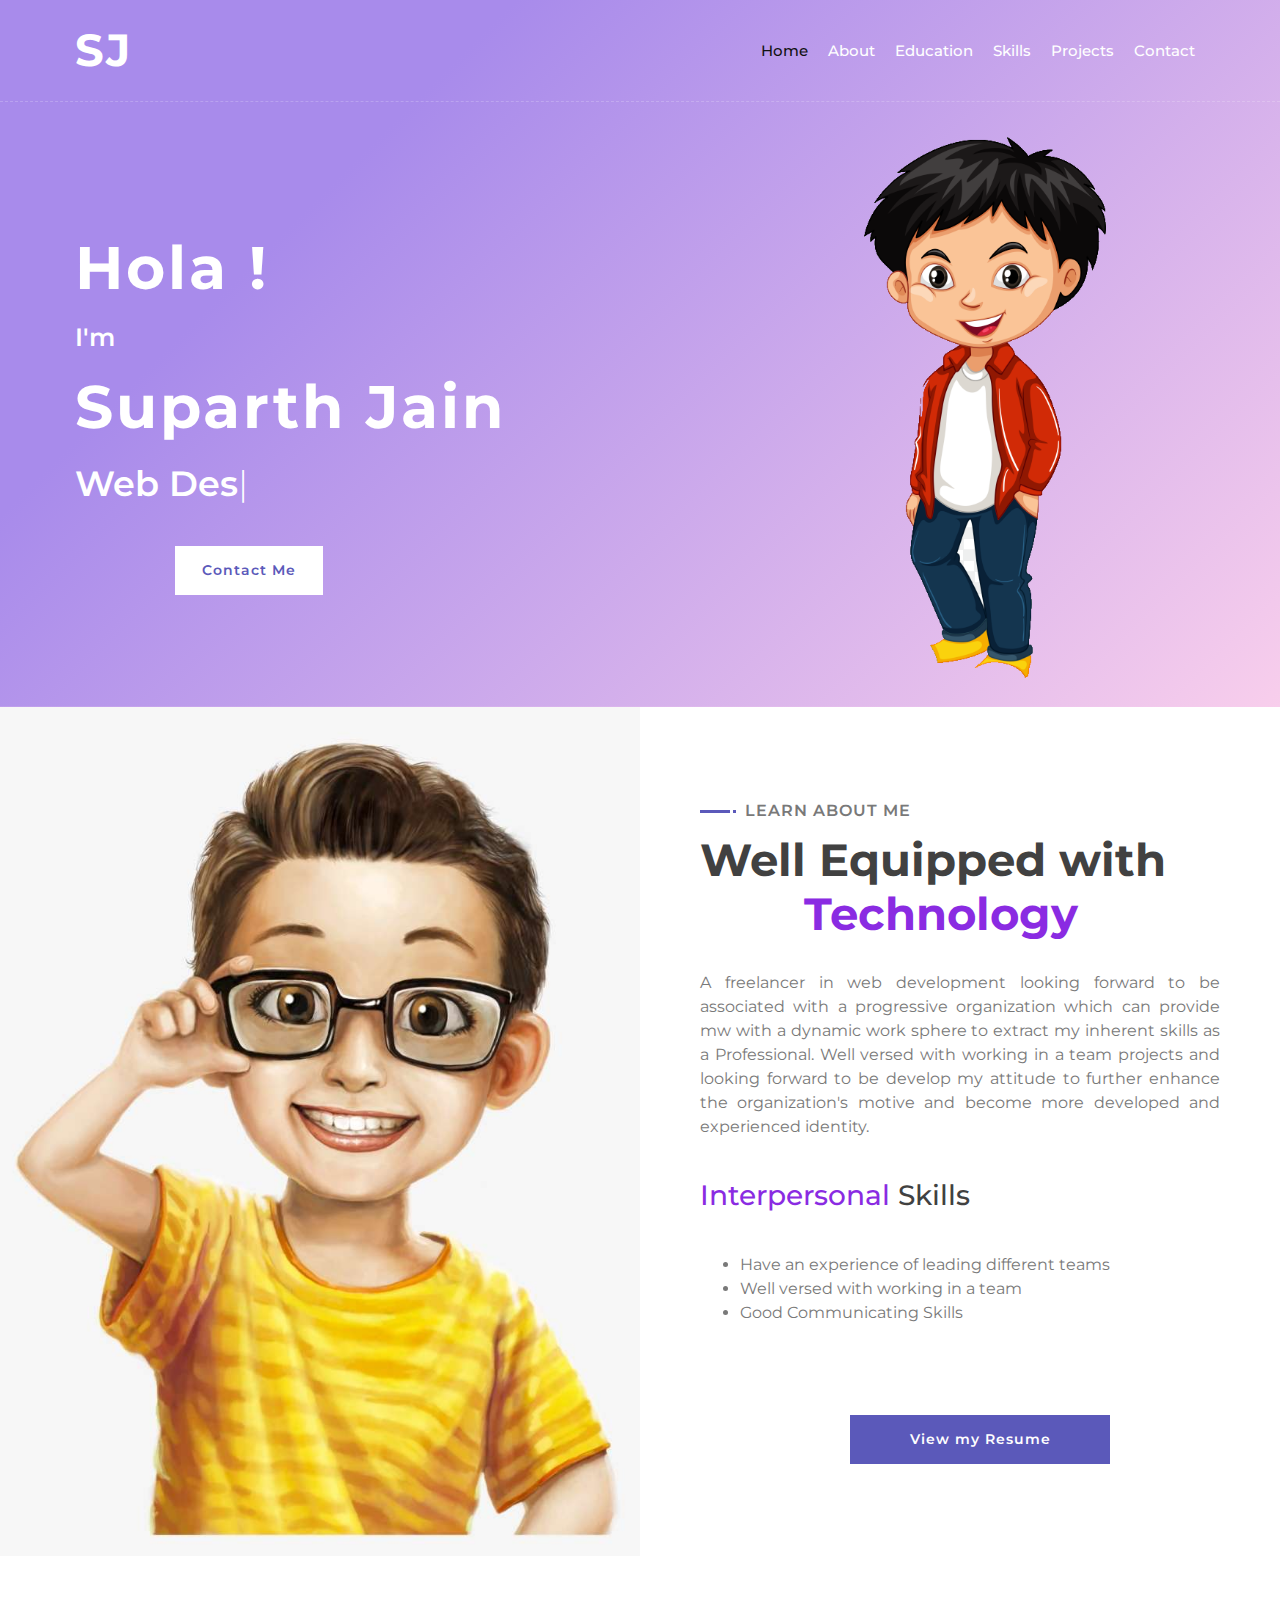
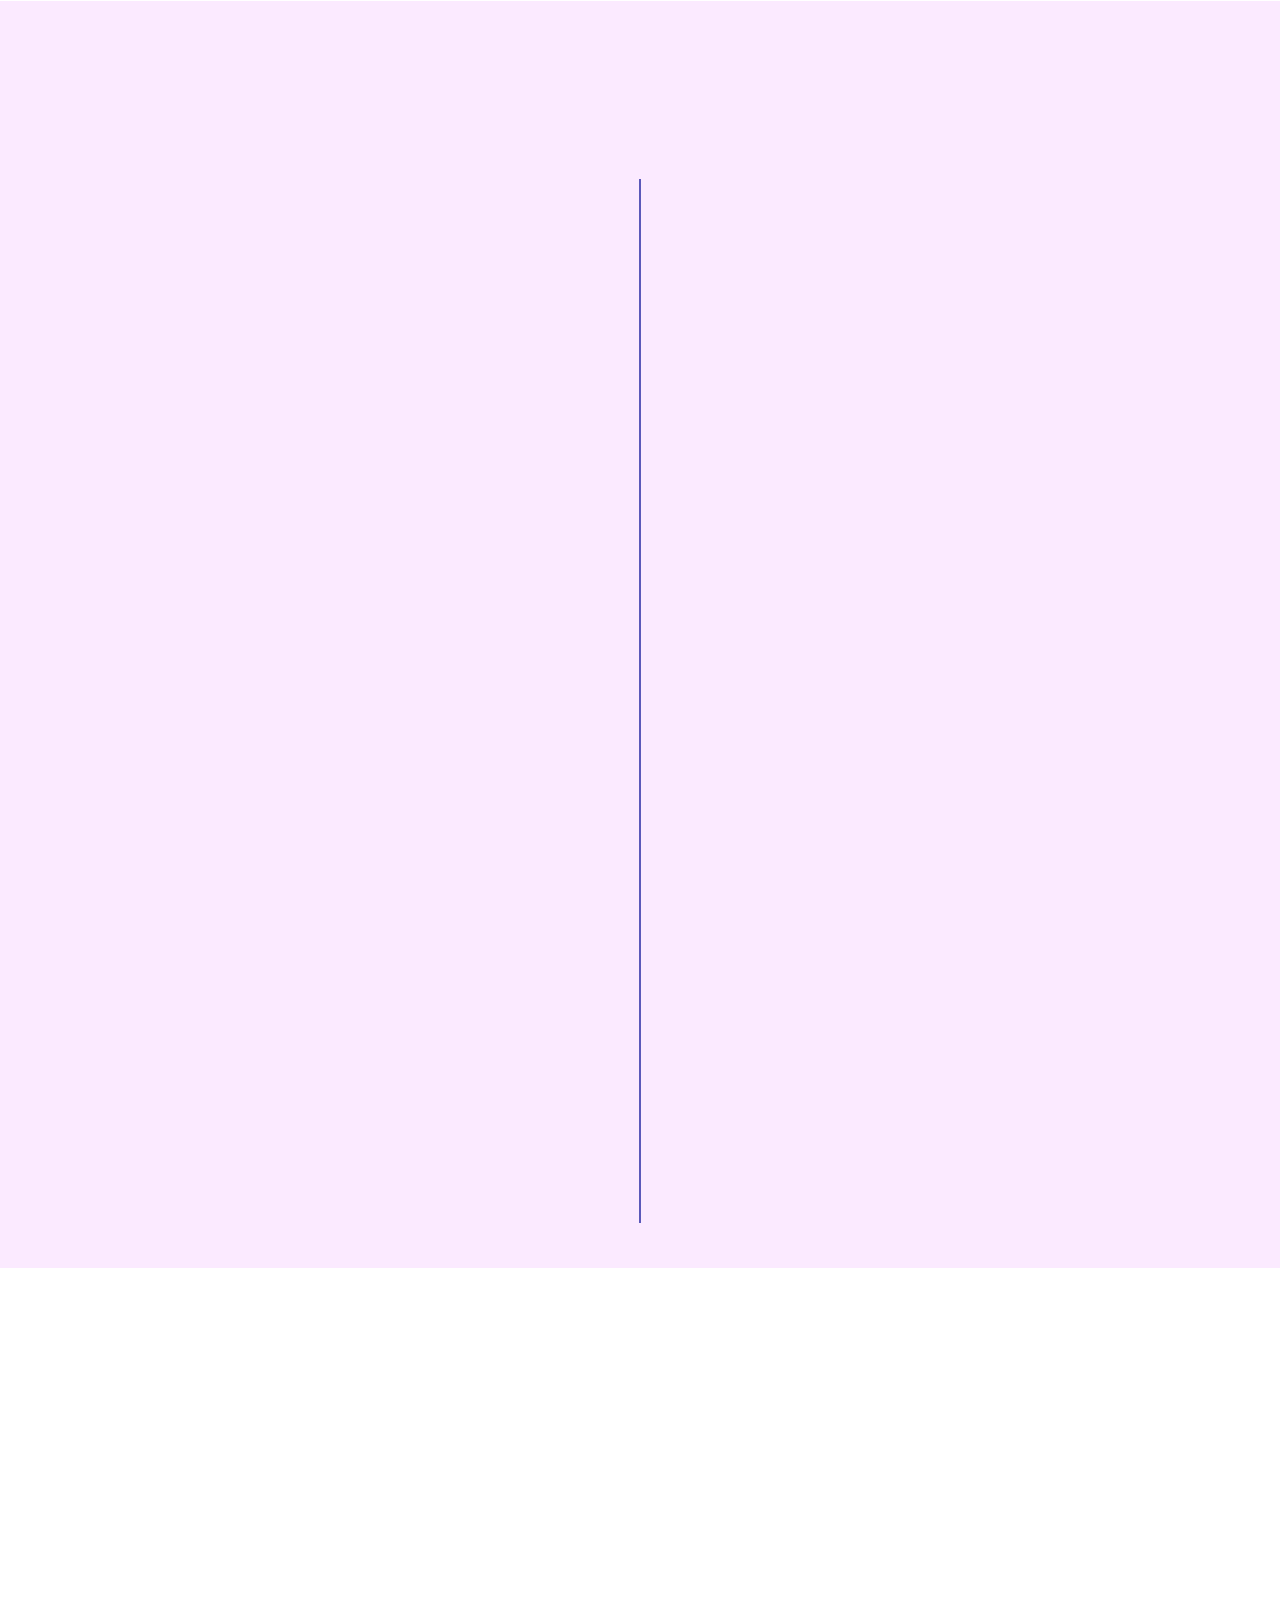
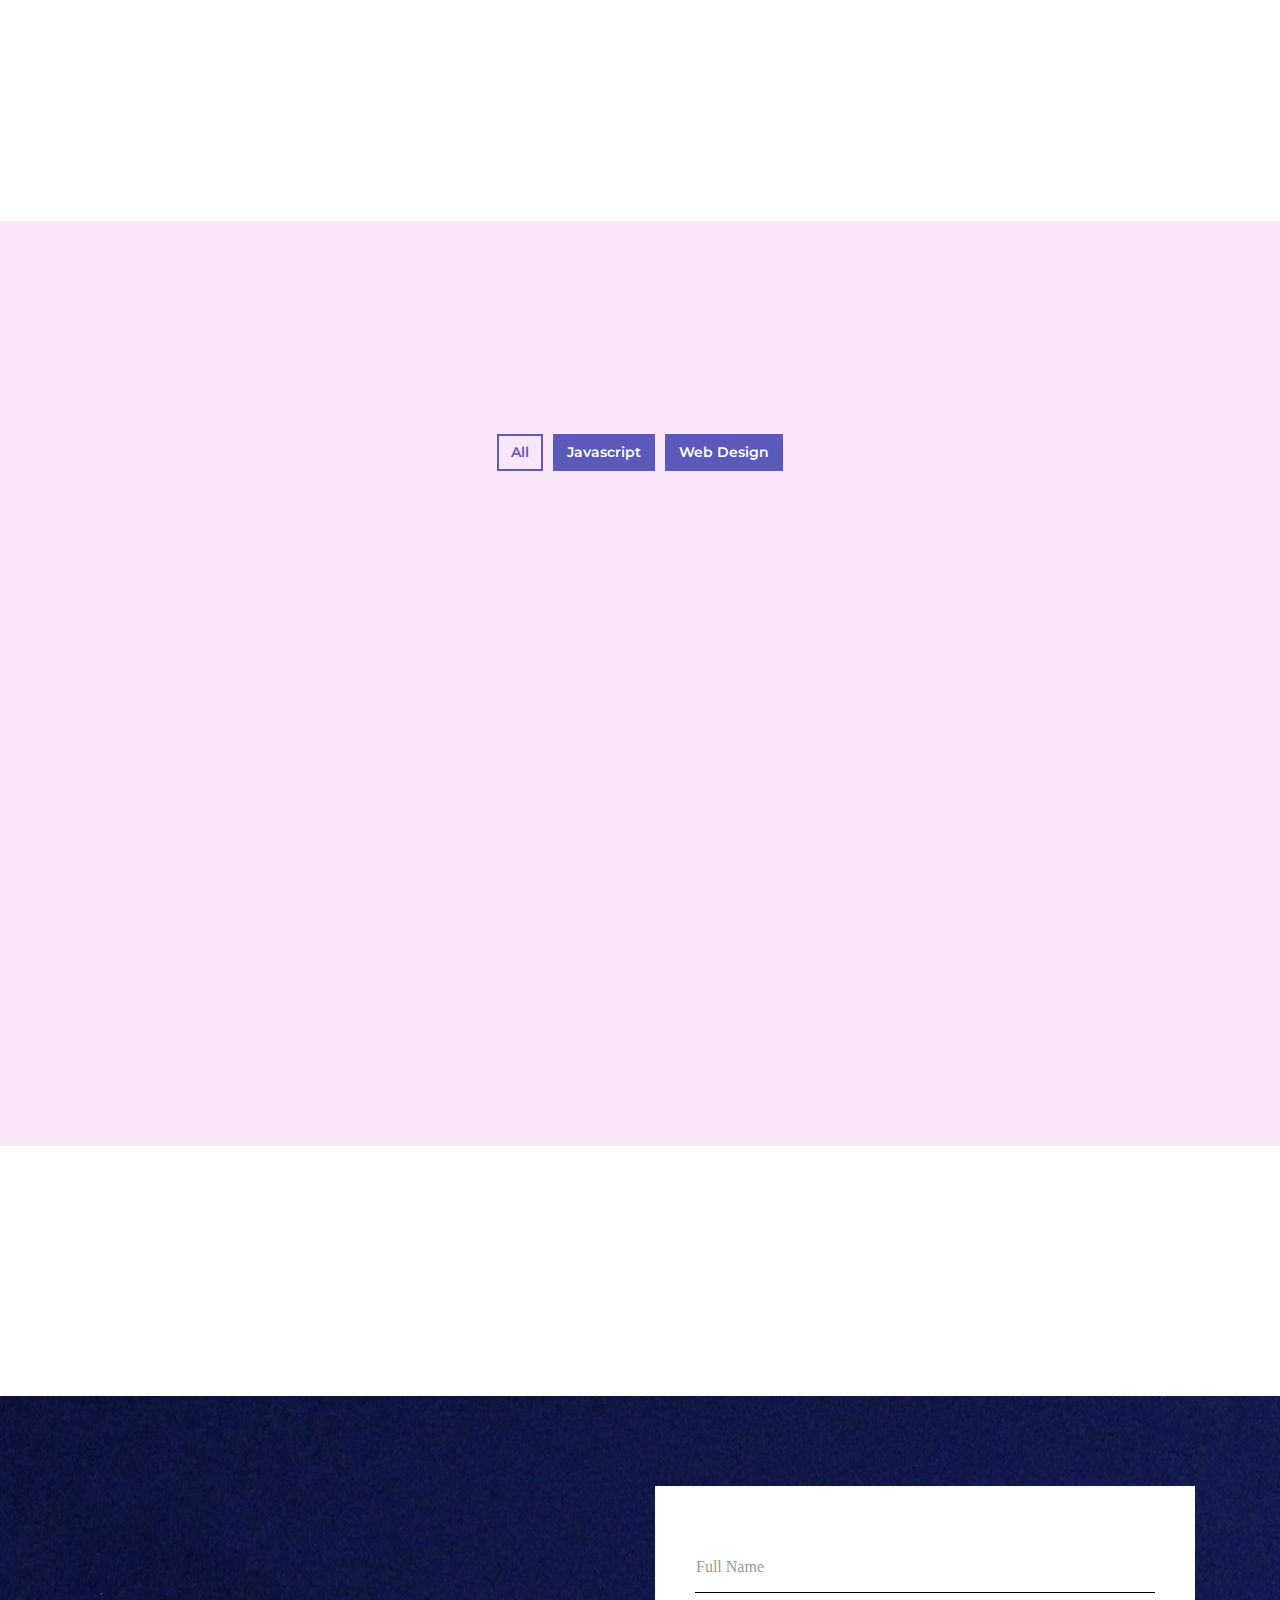
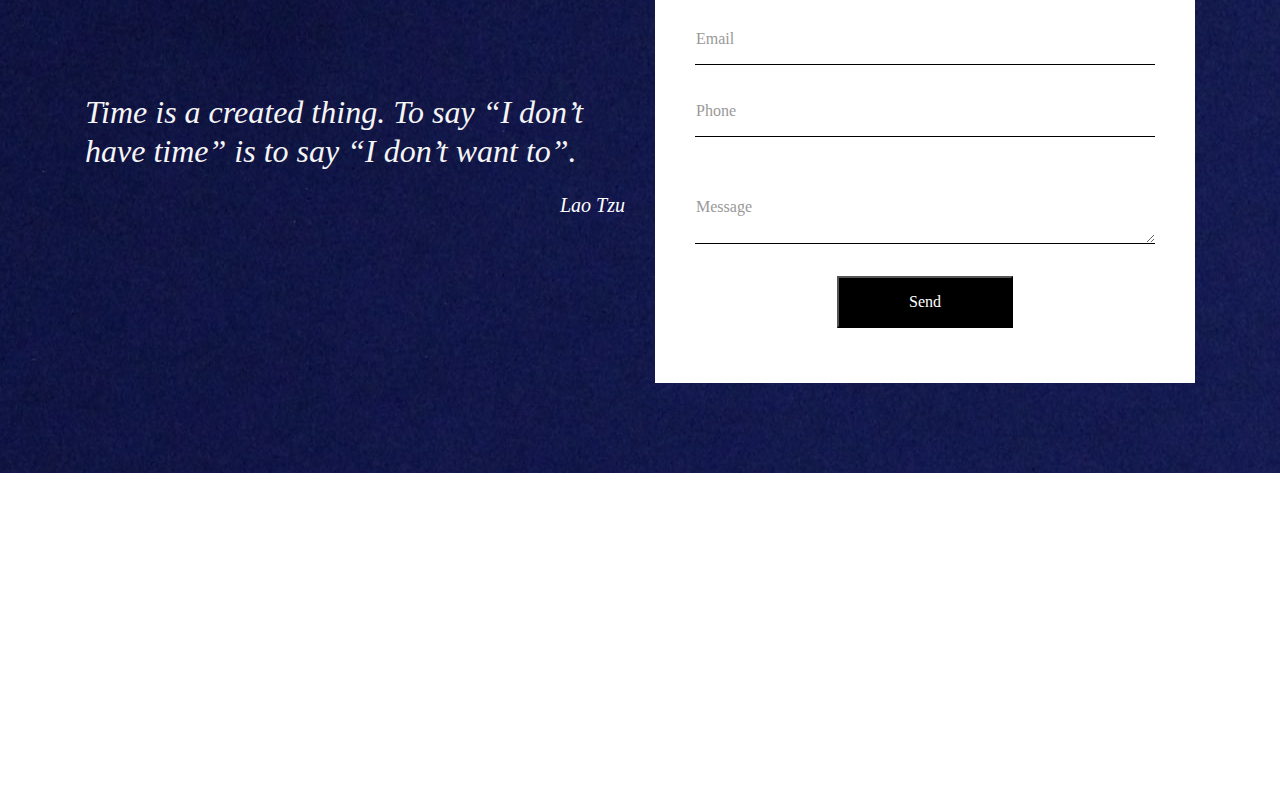
<file: index.html>
<!DOCTYPE html>
<html lang="en">
    <head>
        <meta charset="utf-8">
        <title>SUPARTH-JAIN</title>
        <meta content="width=device-width, initial-scale=1.0" name="viewport">

        <!-- Favicon -->
        <link href="img/favicon.ico" rel="icon">

        <!-- Google Font -->
        <link href="https://fonts.googleapis.com/css2?family=Montserrat:wght@300;400;500;600;700&display=swap" rel="stylesheet">

        <!-- CSS Libraries -->
        <link href="https://stackpath.bootstrapcdn.com/bootstrap/4.4.1/css/bootstrap.min.css" rel="stylesheet">
        <link href="https://cdnjs.cloudflare.com/ajax/libs/font-awesome/5.10.0/css/all.min.css" rel="stylesheet">
        <link href="lib/animate/animate.min.css" rel="stylesheet">
        <link href="lib/owlcarousel/assets/owl.carousel.min.css" rel="stylesheet">
        <link href="lib/lightbox/css/lightbox.min.css" rel="stylesheet">

        <!-- Template Stylesheet -->
        <link href="css/style.css" rel="stylesheet">
    </head>

    <body data-spy="scroll" data-target=".navbar" data-offset="51">
        <!-- Nav Bar Start -->
        <div class="navbar navbar-expand-lg bg-light navbar-light">
            <div class="container-fluid">
                <a href="index.html" class="navbar-brand">SJ</a>
                <button type="button" class="navbar-toggler" data-toggle="collapse" data-target="#navbarCollapse">
                    <span class="navbar-toggler-icon"></span>
                </button>

                <div class="collapse navbar-collapse justify-content-between" id="navbarCollapse">
                    <div class="navbar-nav ml-auto">
                        <a href="#home" class="nav-item nav-link active">Home</a>
                        <a href="#about" class="nav-item nav-link">About</a>
                        <a href="#experience" class="nav-item nav-link">Education</a>
                        <a href="#service" class="nav-item nav-link">Skills</a>
                        <a href="#portfolio" class="nav-item nav-link">Projects</a>
                        <a href="#contact" class="nav-item nav-link">Contact</a>
                    </div>
                </div>
            </div>
        </div>
        <!-- Nav Bar End -->


        <!-- Hero Start -->
        <div class="hero" id="home">
            <div class="container-fluid">
                <div class="row align-items-center">
                    <div class="col-sm-12 col-md-6">
                        <div class="hero-content">
                            <div class="hero-text">
                                <h1>Hola !</h1>
                                <p>I'm</p>
                                <h1>Suparth Jain</h1>
                                <h2></h2>
                                <div class="typed-text">Web Designer, Web Developer, Data Analyst, Content Creator</div>
                            </div>
                            <div class="hero-btn">
                                <a class="btn" href="#contact">Contact Me</a>
                            </div>
                        </div>
                    </div>
                    <div class="col-sm-12 col-md-6 d-none d-md-block">
                        <div class="hero-image">
                            <img src="img/myimg.png" alt="Hero Image">
                        </div>
                    </div>
                </div>
            </div>
        </div>
        <!-- Hero End -->


        <!-- About Start -->
        <div class="about wow fadeInUp" data-wow-delay="0.1s" id="about">
            <div class="container-fluid">
                <div class="row align-items-center">
                    <div class="col-lg-6">
                        <div class="about-img">
                            <img src="img/cartoon1.png" alt="Image">
                        </div>
                    </div>
                    <div class="col-lg-6">
                        <div class="about-content">
                            <div class="section-header text-left">
                                <p>Learn About Me</p>
                                <h2>Well Equipped with <span style="color: blueviolet; margin-left: 20%;">Technology</span></h2>
                            </div>
                            <div class="about-text">
                                <p style="text-align: justify;">
                                    A freelancer in web development looking forward to be associated with a progressive organization which can provide mw with a dynamic work sphere to extract my inherent skills as a Professional. Well versed with working in a team projects and looking forward to be develop my attitude to further enhance the organization's motive and become more developed and experienced identity.
                                </p>
                            </div>
                            <div class="skills">
                               <h3 style="margin: 40px 0;"><span style="color: blueviolet;">Interpersonal </span>Skills</h3>
                               <ul>
                                   <li>Have an experience of leading different teams</li>
                                   <li>Well versed with working in a team</li>
                                   <li>Good Communicating Skills</li>
                               </ul>
                            </div>
                            <a class="btn" href="SUPARTH__JAIN.pdf" download="Suparth's Resume" style="width: 50%;margin-top:60px;margin-left: 150px ;">View my Resume</a>
                        </div>
                    </div>
                </div>
            </div>
        </div>
        <!-- About End -->
        
        <!-- Experience Start -->
        <div class="experience" id="experience">
            <div class="container">
                <header class="section-header text-center wow zoomIn" data-wow-delay="0.1s">
                    <p>My Education</p>
                    <h2>Academic Qualification</h2>
                </header>
                <div class="timeline">
                    <div class="timeline-item left wow slideInLeft" data-wow-delay="0.1s">
                        <div class="timeline-text">
                            <div class="timeline-date">2021 - Present</div>
                            <h2>Post Graduation Diploma in data Science</h2>
                            <h4>IIIT Bangalore</h4>
                            <p>
                                <ul>
                                    <li style="font-weight: bolder;">Course Modules</li>
                                    <ul style="text-align: justify;">
                                        <li>Fundamentals of Programming | Basic Data Structures (Python) |R
                                            programming | MySQL</li>
                                        <li>Data Visualization | Exploratory Data Analysis</li>
                                        <li>Inferential Statistics | Hypothesis Testing | Data Analysis | Advanced SQL
                                        </li>
                                        <li>Machine Learning</li>
                                    </ul>
                                </ul>
                            </p>
                        </div>
                    </div>
                    <div class="timeline-item right wow slideInRight" data-wow-delay="0.1s">
                        <div class="timeline-text">
                            <div class="timeline-date">2015 - 2019</div>
                            <h2>B. Tech Computer Science Engineering</h2>
                            <h4>SRM Institute of Science &amp; Technology, Chennai</h4>
                            <ul>
                                <li>Secured <span style="font-weight: bolder;">87.6%</span></li>
                                <li>Major Project:
                                    <ul>
                                        <li>Smart City Traffic Management System: Using Smart Sensor Network</li>
                                        <li><a class="research" 
                                            href="https://www.researchgate.net/publication/337309978_Smart_City_Traffic_Management_System_Using_Smart_Sensor_Network">Research Paper Published</a></li>
                                    </ul>
                                </li>
                            </ul>
                        </div>
                    </div>
                    <div class="timeline-item left wow slideInLeft" data-wow-delay="0.1s">
                        <div class="timeline-text">
                            <div class="timeline-date">2014 - 2015</div>
                            <h2>Class 12<sup>th</sup> CBSE Board</h2>
                            <h4>St. Paul's School, Gwalior, IN</h4>
                            <ul>
                                <li>Secured <span style="font-weight: bolder;">90.4%</span></li>
                                <li>Major Subjects</li>
                                <ul>
                                    <li>Physics, Chemistry &amp; Maths</li>
                                </ul>
                            </ul>
                        </div>
                    </div>
                    <div class="timeline-item right wow slideInRight" data-wow-delay="0.1s">
                        <div class="timeline-text">
                            <div class="timeline-date">2012 - 2013</div>
                            <h2>Class 10<sup>th</sup> CBSE Board</h2>
                            <h4>St. Paul's School, Gwalior, IN</h4>
                                <ul style="text-align: justify;">
                                    <li>Secured perfect CGPA of <span style="font-weight: bolder;">10.0</span></li>
                                    <li>Recieved All India Merit Certificate from CBSE Board</li>
                                </ul>
                        </div>
                    </div>
                    
                </div>
            </div>
        </div>
        <!-- Job Experience End -->
        
        <!-- Service Start -->
        <div class="service" id="service">
            <div class="container">
                <div class="section-header text-center wow zoomIn" data-wow-delay="0.1s">
                    <p>What Skills do I have</p>
                    <h2>Technical Knowledge and Skills</h2>
                </div>
                <div class="row">
                    <div class="col-lg-6 wow fadeInUp" data-wow-delay="0.0s">
                        <div class="service-item">
                            <div class="service-icon">
                                <i class="far fa-file-code"></i>
                            </div>
                            <div class="service-text">
                                <h3>Programming Languages</h3>
                                <p>
                                    Hands on experience in <span style="font-weight: bolder;color: dodgerblue;">Python, Java, C, C++, R</span>
                                </p>
                            </div>
                        </div>
                    </div>
                    <div class="col-lg-6 wow fadeInUp" data-wow-delay="0.2s">
                        <div class="service-item">
                            <div class="service-icon">
                                <i class="fa fa-laptop-code"></i>
                            </div>
                            <div class="service-text">
                                <h3>Frontend Development</h3>
                                <p>
                                    When it comes to frontend, my strong areas are <span style="font-weight: bolder; color: dodgerblue;"> HTML, CSS, Bootstrap &amp; Javascript</span>
                                </p>
                            </div>
                        </div>
                    </div>
                    <div class="col-lg-6 wow fadeInUp" data-wow-delay="0.4s">
                        <div class="service-item">
                            <div class="service-icon">
                                <i class="fas fa-database"></i>
                            </div>
                            <div class="service-text">
                                <h3>Database</h3>
                                <p>
                                    Good Knowledge of <span style="font-weight: bolder; color: dodgerblue;">MySQL</span> along with its advanced applications like rank, frames etc.
                                </p>
                            </div>
                        </div>
                    </div>
                    <div class="col-lg-6 wow fadeInUp" data-wow-delay="0.6s">
                        <div class="service-item">
                            <div class="service-icon">
                                <i class="far fa-window-restore"></i>
                            </div>
                            <div class="service-text">
                                <h3>Computer Core</h3>
                                <p>
                                    I do have understanding of <span style="font-weight: bolder; color: dodgerblue;"> OOPs, Operating Systems, Computer Networks and Database Design</span>
                                </p>
                            </div>
                        </div>
                    </div>
                </div>
            </div>
        </div>
        <!-- Service End -->
        
        <!-- Portfolio Start -->
        <div class="portfolio" id="portfolio">
            <div class="container" style="margin-bottom: 250px;">
                <div class="section-header text-center wow zoomIn" data-wow-delay="0.1s">
                    <p>My Portfolio</p>
                    <h2>My Excellent Portfolio</h2>
                </div>
                <div class="row">
                    <div class="col-12">
                        <ul id="portfolio-filter">
                            <li data-filter="*" class="filter-active">All</li>
                            <li data-filter=".filter-1">Javascript</li>
                            <li data-filter=".filter-2">Web Design</li>
                        </ul>
                    </div>
                </div>
                <div class="row portfolio-container" style="margin-bottom: 400px;">
                    <div class="col-lg-4 col-md-6 col-sm-12 portfolio-item filter-1 wow fadeInUp" data-wow-delay="0.0s">
                        <div class="portfolio-wrap">
                            <div class="portfolio-img">
                                <img src="img/portfolio-1.jpg" alt="Image" style="height: 250px;">
                            </div>
                            <div class="portfolio-text">
                                <h3>JavaScript Clock</h3>
                                <a class="btn" href="clock.html" target="_blank" data-lightbox="portfolio" onclick="location.href = 'clock.html';">+</a>
                            </div>
                        </div>
                    </div>
                    <div class="col-lg-4 col-md-6 col-sm-12 portfolio-item filter-1 wow fadeInUp" data-wow-delay="0.2s">
                        <div class="portfolio-wrap">
                            <div class="portfolio-img">
                                <img src="img/portfolio-2.jpg" alt="Image">
                            </div>
                            <div class="portfolio-text">
                                <h3>Task Management App</h3>
                                <a class="btn" href="task_manager.html" data-lightbox="portfolio" onclick="location.href = 'task_manager.html';">+</a>
                            </div>
                        </div>
                    </div>
                    <div class="col-lg-4 col-md-6 col-sm-12 portfolio-item filter-3 wow fadeInUp" data-wow-delay="0.4s">
                        <div class="portfolio-wrap">
                            <div class="portfolio-img">
                                <img src="img/portfolio-3.jpg" alt="Image">
                            </div>
                            <div class="portfolio-text">
                                <h3>JavaScript quiz game</h3>
                                <a class="btn" href="img/portfolio-3.jpg" data-lightbox="portfolio">+</a>
                            </div>
                        </div>
                    </div>
                    <div class="col-lg-4 col-md-6 col-sm-12 portfolio-item filter-1 wow fadeInUp" data-wow-delay="0.6s">
                        <div class="portfolio-wrap">
                            <div class="portfolio-img">
                                <img src="img/portfolio-4.jpg" alt="Image">
                            </div>
                            <div class="portfolio-text">
                                <h3>JavaScript drawing</h3>
                                <a class="btn" href="img/portfolio-4.jpg" data-lightbox="portfolio">+</a>
                            </div>
                        </div>
                    </div>
                    <div class="col-lg-4 col-md-6 col-sm-12 portfolio-item filter-2 wow fadeInUp" data-wow-delay="1s">
                        <div class="portfolio-wrap">
                            <div class="portfolio-img">
                                <img src="img/portfolio-6.jpg" alt="Image">
                            </div>
                            <div class="portfolio-text">
                                <h3>Company Website</h3>
                                <a class="btn" href="img/portfolio-6.jpg" data-lightbox="portfolio">+</a>
                            </div>
                        </div>
                    </div>
                </div>
            </div>
        </div>
        <!-- Portfolio End -->
        
        
        
        <!-- Contact Start -->

        <!-- Contact End -->
        <!-------------------->
        <div id="contact" class="contact" style="background: url(contact.jpg); margin-top: -150px; margin-bottom: -60px;">
            <div class="container">
               <div class="row">
                  <div class="col-md-6">
                     <div class="titlepage">
                        <div class="section-header text-center wow zoomIn" data-wow-delay="0.1s">
                            <p>Contact Us</p>
                            <h2 style="color: wheat;">Let's Discuss Something Productive</h2>
                        </div>
                     </div>
                     <div class="cont">
                        <blockquote style="text-decoration-style: wavy; font-style: italic; justify-content: center;">
                           <h2 style="color: whitesmoke; margin-bottom: -70px;">Time is a created thing. To say “I don’t have time” is to say “I don’t want to”.</h2>
                            <span style="font-size: 20px;float: right;">Lao Tzu</span>
                        </blockquote>
                     </div>
                  </div>
                  <div class="col-md-6">
                     <form class="main_form">
                        <div class="row">
                           <div class="col-sm-12">
                              <input class="contactus" placeholder="Full Name" type="text" name="
                                 Full Name">
                           </div>
                           <div class="col-sm-12">
                              <input class="contactus" placeholder="Email" type="text" name=" Email">
                           </div>
                           <div class="col-sm-12">
                              <input class="contactus" placeholder="Phone" type="text" name="Phone">
                           </div>
                           <div class="col-sm-12">
                              <textarea class="textarea" placeholder="Message" type="text" name="Message"></textarea>
                           </div>
                           <div class="col-sm-12">
                              <button class="send">Send</button>
                           </div>
                        </div>
                     </form>
                  </div>
               </div>
            </div>
         </div>
         <!-- end contact -->

        <!-- Footer Start -->
        <div class="footer wow fadeIn" data-wow-delay="0.3s">
            <div class="container-fluid">
                <div class="container">
                    <div class="footer-info">
                        <h2>Suparth Jain</h2>
                        <h3>Gwalior MP, India</h3>
                        <div class="footer-menu">
                            <p>+91 7987110035</p>
                            <p>suparthjain22@gmail.com</p>
                        </div>
                        <div class="footer-social">
                            <a href="https://www.linkedin.com/in/suparth-jain"><i class="fab fa-linkedin-in"></i></a>
                            <a href="https://twitter.com/JainSuparth"><i class="fab fa-twitter"></i></a>
                            <a href="https://www.facebook.com/jsuparth/"><i class="fab fa-facebook-f"></i></a>
                            <a href="mailto:suparthjain22@gmail.com"><i class="far fa-envelope"></i></a>
                            
                        </div>
                    </div>
                </div>
                <div class="container copyright">
                    <p>&copy; <a href="#home">AmritVani</a>, All Right Reserved | Designed By <a href="#">Suparth Jain</a></p>
                </div>
            </div>
        </div>
        <!-- Footer End -->
        
        
        <!-- Back to top button -->
        <a href="#home" class="btn back-to-top" style="color: whitesmoke; background: none;"><i class="fa fa-chevron-up"></i></a>
        
        
        <!-- Pre Loader -->
        <div id="loader" class="show">
            <div class="loader"></div>
        </div>

        
        <!-- JavaScript Libraries -->
        <script src="https://code.jquery.com/jquery-3.4.1.min.js"></script>
        <script src="https://stackpath.bootstrapcdn.com/bootstrap/4.4.1/js/bootstrap.bundle.min.js"></script>
        <script src="lib/easing/easing.min.js"></script>
        <script src="lib/wow/wow.min.js"></script>
        <script src="lib/waypoints/waypoints.min.js"></script>
        <script src="lib/typed/typed.min.js"></script>
        <script src="lib/owlcarousel/owl.carousel.min.js"></script>
        <script src="lib/isotope/isotope.pkgd.min.js"></script>
        <script src="lib/lightbox/js/lightbox.min.js"></script>
        
        <!-- Contact Javascript File -->
        <script src="mail/jqBootstrapValidation.min.js"></script>
        <script src="mail/contact.js"></script>

        <!-- Template Javascript -->
        <script src="js/main.js"></script>
    </body>
</html>
</file>
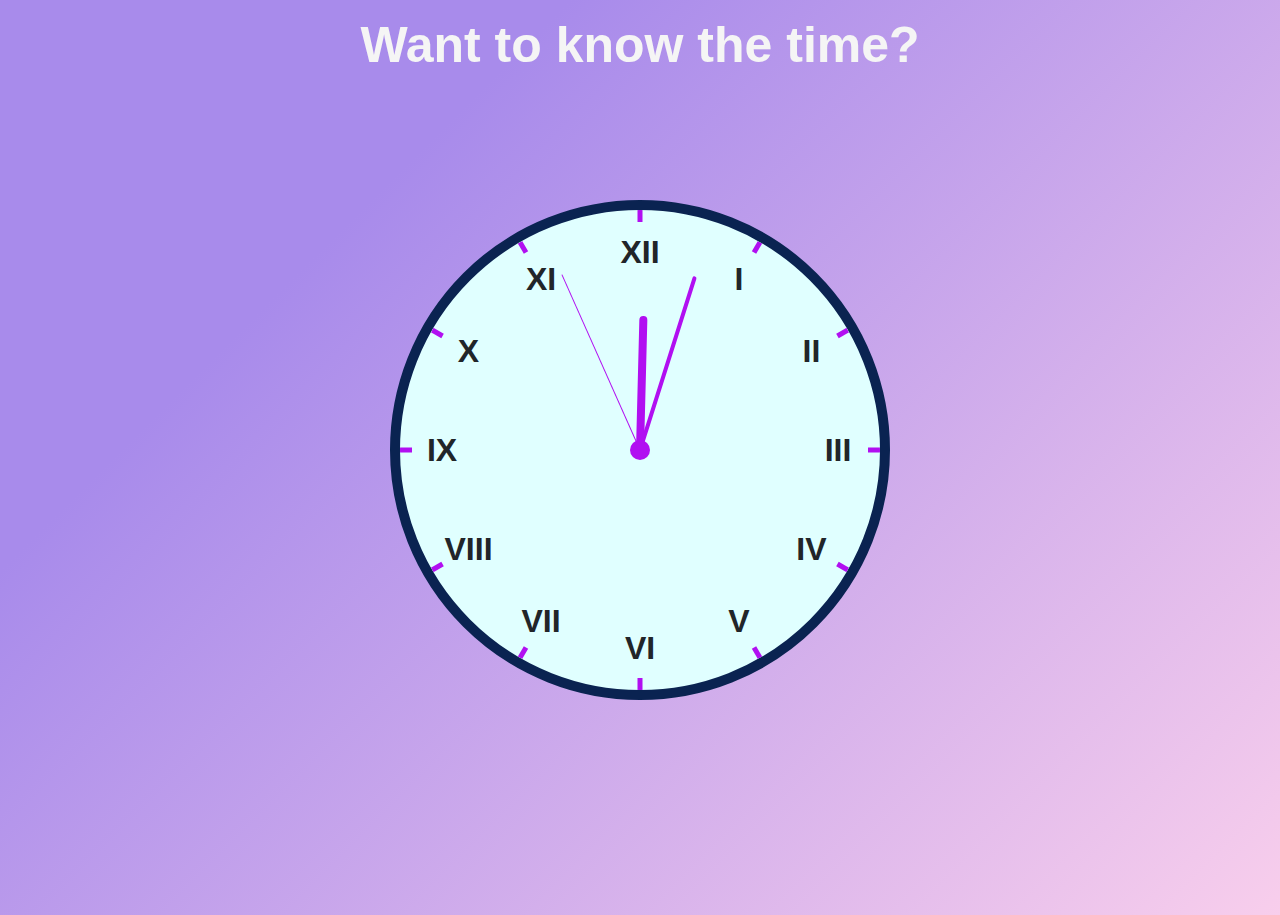
<file: clock.html>
<!DOCTYPE html>
<html lang="en">
    <head>
        <meta charset="utf-8">
        <title>My Clock</title>
        <meta content="width=device-width, initial-scale=1.0" name="viewport">
        <meta content="Free Website Template" name="keywords">
        <meta content="Free Website Template" name="description">

        <!-- Favicon -->
        <link href="img/favicon.ico" rel="icon">

        <!-- Google Font -->
        <link href="https://fonts.googleapis.com/css2?family=Montserrat:wght@300;400;500;600;700&display=swap" rel="stylesheet">

        <!-- CSS Libraries -->
        <link href="https://stackpath.bootstrapcdn.com/bootstrap/4.4.1/css/bootstrap.min.css" rel="stylesheet">
        <link href="https://cdnjs.cloudflare.com/ajax/libs/font-awesome/5.10.0/css/all.min.css" rel="stylesheet">
        <link href="lib/animate/animate.min.css" rel="stylesheet">
        <link href="lib/owlcarousel/assets/owl.carousel.min.css" rel="stylesheet">
        <link href="lib/lightbox/css/lightbox.min.css" rel="stylesheet">

        <!-- Template Stylesheet -->
        <link href="css/style_clock.css" rel="stylesheet">
    </head>
   
    <body>
        <div><h1 style="font-size: 50px; font-weight: bolder; text-align: center; margin: 15px auto; padding: 10px auto; width: 50%; color: whitesmoke;">Want to know the time?</h1></div>
        <div class="clock">
            <div class="num num1">
                <div>I</div>
            </div>
            <div class="num num2">
                <div>II</div>
            </div>
            <div class="num num3">
                <div>III</div>
            </div>
            <div class="num num4">
                <div>IV</div>
            </div>
            <div class="num num5">
                <div>V</div>
            </div>
            <div class="num num6">
                <div>VI</div>
            </div>
            <div class="num num7">
                <div>VII</div>
            </div>
            <div class="num num8">
                <div>VIII</div>
            </div>
            <div class="num num9">
                <div>IX</div>
            </div>
            <div class="num num10">
                <div>X</div>
            </div>
            <div class="num num11">
                <div>XI</div>
            </div>
            <div class="num num12">
                <div>XII</div>
            </div>
    
            <div class="hand" id="sec">
                <div class="sec"></div>
            </div>
            <div class="hand" id="min">
                <div class="min"></div>
            </div>
            <div class="hand" id="hour">
                <div class="hour"></div>
            </div>
        </div>
        <script type="text/javascript" src="js/clock.js"></script>
    </body>
</html>
</file>
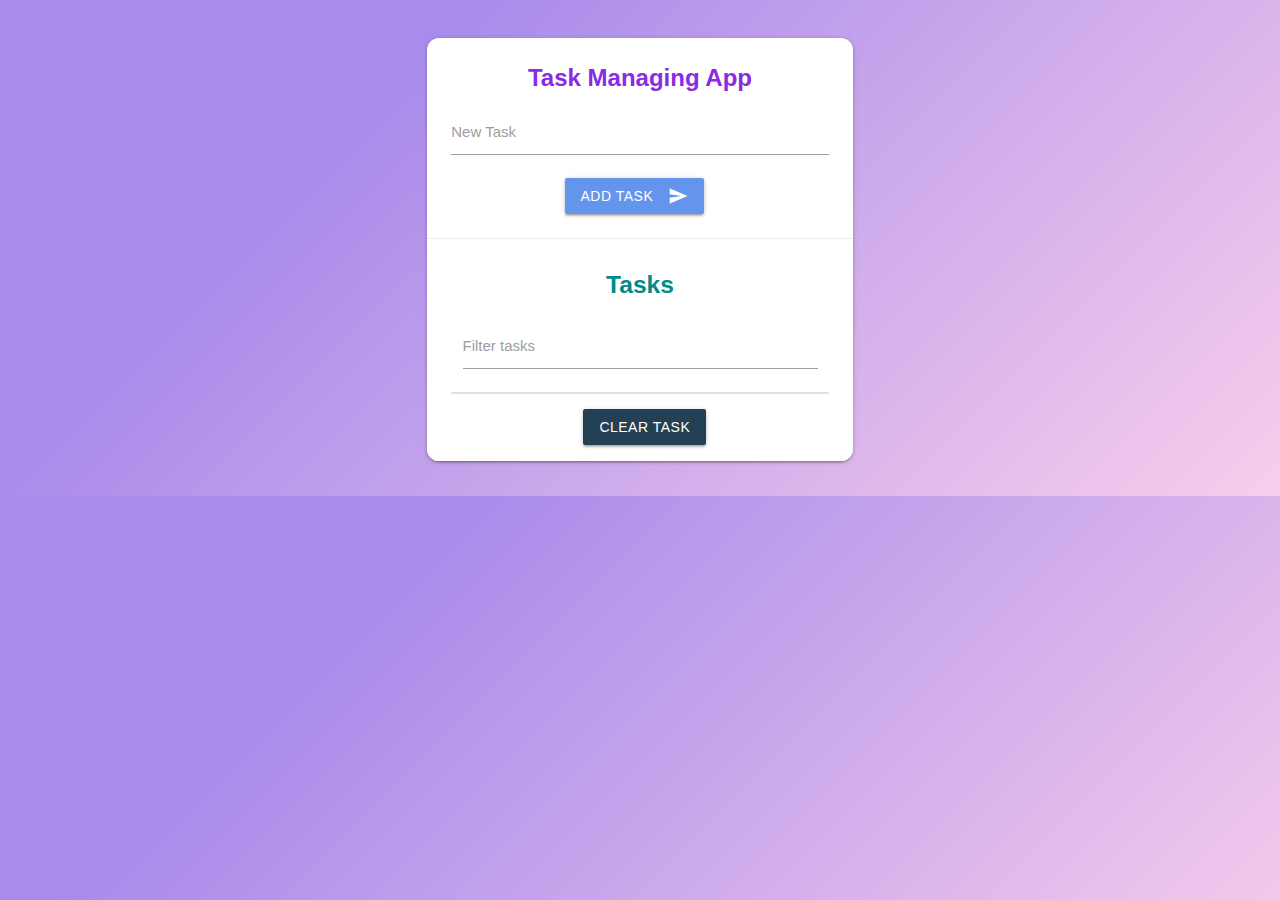
<file: task_manager.html>
<!DOCTYPE html>
<html lang="en">
  <head>
    <meta charset="UTF-8" />
    <meta name="viewport" content="width=device-width, initial-scale=1.0" />
    <!-- Compiled and minified CSS -->
    <link
      rel="stylesheet"
      href="https://cdnjs.cloudflare.com/ajax/libs/materialize/1.0.0/css/materialize.min.css"
    />
    <link
      href="https://fonts.googleapis.com/icon?family=Material+Icons"
      rel="stylesheet"
    />

    <title>Task Managing App</title>
  </head>
  <body style= "background-color: #f8ceec; background-image: linear-gradient(315deg, #f8ceec 0%, #a88beb 74%);">
      <div class="container">
        <div class="row">
          <div style="margin-top: 2rem;" class="col s12 m10 offset-m1 l8 offset-l2 xl6 offset-xl3 section">
            <div class="card" style="border-radius: 12px;">
              <div class="card-content" >
                <span class="card-title" style="text-align: center; color: blueviolet; font-weight: bold;">Task Managing App</span>
                <form id="task-form">
                  <div class="input-field">
                    <input type="text" name="task" id="task" />
                    <label for="task">New Task</label>
                  </div>
                  <button class="btn" type="submit" name="action" style="background-color: cornflowerblue; margin-left: 30%;">Add Task <i class="material-icons right">send</i></button>
                </form>
              </div>
              <div class="card-action" style="border-bottom-left-radius: 12px;border-bottom-right-radius: 12px;">
                <h5 style="text-align: center; color: darkcyan; font-weight: 700;">Tasks</h5>
                <div class="input-field col s12">
                  <input type="text" name="filter" id="filter" />
                  <label for="filter">Filter tasks</label>
                </div>
                <ul class="collection"></ul>
                <a href="#" class="clear-btn btn " style="background-color: #244054; margin-left: 35%;">Clear Task</a>
                  </div>
                </div>
              </div>
            </div>
          </div>
        </div>
      </div>
      
      <!-- jQuery 3.5.1 uncompressed -->
      <script
        src="https://code.jquery.com/jquery-3.5.1.js"
        integrity="sha256-QWo7LDvxbWT2tbbQ97B53yJnYU3WhH/C8ycbRAkjPDc="
        crossorigin="anonymous"
      ></script>
      <!-- Compiled and minified JavaScript -->
      <script src="https://cdnjs.cloudflare.com/ajax/libs/materialize/1.0.0/js/materialize.min.js"></script>
      <script src="js/task_manager.js"></script>
    </div>
  </body>
</html>
</file>
<file: css/style.css>
/*******************************/
/********* General CSS *********/
/*******************************/
body {
    color: #797979;
    background: #ffffff;
    font-family: 'Montserrat', sans-serif;
}

h1,
h2, 
h3, 
h4,
h5, 
h6 {
    color: #414141;
}

a {
    color: #313131;
    transition: .3s;
}

a:hover,
a:active,
a:focus {
    color: #5B59BA	;
    outline: none;
    text-decoration: none;
}

.btn:focus,
.form-control:focus {
    box-shadow: none;
}

.container-fluid {
    max-width: 1366px;
}

.btn {
    padding: 12px 25px;
    font-size: 14px;
    font-weight: 600;
    letter-spacing: 1px;
    color: #ffffff;
    background: #5B59BA	;
    border: 2px solid transparent;
    border-radius: 0;
    box-shadow: inset 0 0 0 50px #5B59BA;
    transition: ease-out 0.3s;
    -webkit-transition: ease-out 0.3s;
    -moz-transition: ease-out 0.3s;
}

.btn:hover {
    color: #5B59BA	;
    background: transparent;
    box-shadow: inset 0 0 0 0  #5B59BA;
    border-color:  #5B59BA;
}

#loader {
    position: fixed;
    top: 0;
    right: 0;
    bottom: 0;
    left: 0;
    display: flex;
    align-items: center;
    justify-content: center;
    background: #ffffff;
    opacity: 0;
    visibility: hidden;
    -webkit-transition: opacity .3s ease-out, visibility 0s linear .3s;
    -o-transition: opacity .3s ease-out, visibility 0s linear .3s;
    transition: opacity .3s ease-out, visibility 0s linear .3s;
    z-index: 999;
}

#loader.show {
    -webkit-transition: opacity .6s ease-out, visibility 0s linear 0s;
    -o-transition: opacity .6s ease-out, visibility 0s linear 0s;
    transition: opacity .6s ease-out, visibility 0s linear 0s;
    visibility: visible;
    opacity: 1;
}

#loader .loader {
    position: relative;
    width: 45px;
    height: 45px;
    border: 5px solid #dddddd;
    border-top: 5px solid  #5B59BA;
    border-radius: 50%;
    -webkit-animation: spin 2s linear infinite;
    animation: spin 2s linear infinite;
}

@-webkit-keyframes spin {
    0% { -webkit-transform: rotate(0deg); }
    100% { -webkit-transform: rotate(360deg); }
}

@keyframes spin {
    0% { transform: rotate(0deg); }
    100% { transform: rotate(360deg); }
}

.back-to-top {
    position: fixed;
    display: none;
    width: 44px;
    height: 44px;
    padding: 8px 0;
    text-align: center;
    line-height: 1;
    font-size: 22px;
    right: 15px;
    bottom: 15px;
    z-index: 9;
}

.back-to-top i {
    color: #ffffff;
}

.back-to-top:hover i {
    color: #414141;
}


/**********************************/
/*********** Nav Bar CSS **********/
/**********************************/
.navbar {
    position: relative;
    transition: .5s;
    z-index: 999;
}

.navbar.nav-sticky {
    position: fixed;
    top: 0;
    width: 100%;
    box-shadow: 0 2px 5px rgba(0, 0, 0, .3);
}

.navbar .navbar-brand {
    margin: 0;
    font-size: 45px;
    line-height: 0px;
    font-weight: 700;
    letter-spacing: 2px;
    transition: .5s;
    
}

.navbar .navbar-brand img {
    max-width: 100%;
    max-height: 40px;
}

.navbar .dropdown-menu {
    margin-top: 0;
    border: 0;
    border-radius: 0;
    background: #f8f9fa;
}

@media (min-width: 992px) {
    .navbar {
        position: absolute;
        width: 100%;
        padding: 30px 60px;
        background: transparent !important;
        border-bottom: 1px dashed rgba(256, 256, 256, .2);
        z-index: 9;
    }
    
    .navbar.nav-sticky {
        padding: 10px 60px;
        background: #ffffff !important;
    }
    
    .navbar .navbar-brand {
        color: #ffffff;
    }
    
    .navbar.nav-sticky .navbar-brand {
        color: #a88beb;
    }

    .navbar-light .navbar-nav .nav-link,
    .navbar-light .navbar-nav .nav-link:focus {
        padding: 10px 10px 8px 10px;
        color: #ffffff;
        font-size: 15px;
        font-weight: 500;
    }
    
    .navbar-light.nav-sticky .navbar-nav .nav-link,
    .navbar-light.nav-sticky .navbar-nav .nav-link:focus {
        color: #414141;
    }

    .navbar-light .navbar-nav .nav-link:hover,
    .navbar-light .navbar-nav .nav-link.active {
        color: #111111;
    }
    
    .navbar-light.nav-sticky .navbar-nav .nav-link:hover,
    .navbar-light.nav-sticky .navbar-nav .nav-link.active {
        color:  #a88beb;
    }
}

@media (max-width: 991.98px) {   
    .navbar {
        padding: 15px;
        background: #ffffff !important;
    }
    
    .navbar .navbar-brand {
        color:  #a88beb;
    }
    
    .navbar .navbar-nav {
        margin-top: 15px;
    }
    
    .navbar a.nav-link {
        padding: 5px;
    }
    
    .navbar .dropdown-menu {
        box-shadow: none;
    }
}


/*******************************/
/********** Hero CSS ***********/
/*******************************/
.hero {
    position: relative;
    width: 100%;
    margin-bottom: 45px;
    padding: 120px 0 0 0;
    overflow: hidden; 
    background-color: #f8ceec;  
    background-image: linear-gradient(315deg, #f8ceec 0%, #a88beb 74%);
    background-position: center;
    background-repeat: no-repeat;
    background-size: cover;
}

.hero .container-fluid {
    padding: 0;
}

.hero .hero-image {
    position: relative;
    text-align: right;
    padding-right: 75px;
}

.hero .hero-image img {
    max-width: 80%;
    max-height: 80%;
}

.hero .hero-content {
    position: relative;
    padding-left: 75px;
    display: flex;
    align-items: flex-start;
    justify-content: center;
    flex-direction: column;
}

.hero .hero-text p {
    color: #ffffff;
    font-size: 25px;
    font-weight: 600;
    margin-bottom: 15px;
}

.hero .hero-text h1 {
    color: #ffffff;
    font-size: 60px;
    font-weight: 700;
    letter-spacing: 3px;
    margin-bottom: 15px;
}

.hero .hero-text h2 {
    display: inline-block;
    margin: 0;
    height: 35px;
    color: #ffffff;
    font-size: 35px;
    font-weight: 600;
}

.hero .hero-text .typed-text {
    display: none;
}

.hero .hero-text .typed-cursor {
    font-size: 35px;
    font-weight: 300;
    color: #ffffff;
}

.hero .hero-btn .btn {
    margin-top: 35px;
    margin-left: 100px;
    color:  #5B59BA;
    background: #ffffff;
    box-shadow: inset 0 0 0 50px #ffffff;
}

.hero .hero-btn .btn:hover {
    color: #ffffff;
    background: transparent;
    box-shadow: inset 0 0 0 0 #ffffff;
    border-color: #ffffff;
}

.hero .hero-btn .btn:first-child {
    margin-right: 10px;
}

@media (max-width: 991.98px) {
    .hero {
        padding-top: 60px;
    }
    
    .hero .hero-content {
        padding: 0 15px;
    }
    
    .hero .hero-text p {
        font-size: 20px;
    }
    
    .hero .hero-text h1 {
        font-size: 45px;
    }
    
    .hero .hero-text h2 {
        font-size: 25px;
        height: 25px;
    }
    
    .hero .hero-btn .btn {
        padding: 12px 30px;
        letter-spacing: 1px;
    }
}

@media (max-width: 767.98px) {
    .hero {
        padding-top: 60px;
        padding-bottom: 60px;
    }
    
    .hero,
    .hero .hero-text,
    .hero .hero-btn {
        width: 100%;
        text-align: center;
    }
    
    .hero .hero-text p {
        font-size: 18px;
    }
    
    .hero .hero-text h1 {
        font-size: 35px;
    }
    
    .hero .hero-text h2 {
        font-size: 22px;
        height: 22px;
    }
    
    .hero .hero-btn .btn {
        padding: 10px 15px;
        letter-spacing: 1px;
    }
}

@media (max-width: 575.98px) {
    .hero .hero-text p {
        font-size: 16px;
    }
    
    .hero .hero-text h1 {
        font-size: 30px;
    }
    
    .hero .hero-text h2 {
        font-size: 18px;
        height: 18px;
    }
    
    .hero .hero-btn .btn {
        padding: 8px 10px;
        letter-spacing: 0;
    }
}


/*******************************/
/******* Section Header ********/
/*******************************/
.section-header {
    position: relative;
    margin-bottom: 45px;
}

.section-header p {
    display: inline-block;
    margin: 0 30px;
    margin-bottom: 10px;
    padding-left: 15px;
    position: relative;
    font-size: 16px;
    font-weight: 600;
    letter-spacing: 1px;
    text-transform: uppercase;
    background: #ffffff;
}

.section-header p::before {
    position: absolute;
    content: "";
    height: 3px;
    top: 11px;
    right: 0;
    left: -30px;
    background:  #5B59BA;
    z-index: -1;
}

.section-header p::after {
    position: absolute;
    content: "";
    width: 3px;
    height: 3px;
    top: 11px;
    left: 3px;
    background:  #5B59BA;
    z-index: 1;
}

.section-header h2 {
    margin: 0;
    position: relative;
    font-size: 45px;
    font-weight: 700;
}

@media (max-width: 767.98px) {
    .section-header h2 {
        font-size: 30px;
    }
}


/*******************************/
/********** About CSS **********/
/*******************************/
.about {
    position: relative;
    width: 100%;
    margin: -45px 0 45px 0;
}

.about .col-lg-6 {
    padding: 0;
}

.about .section-header {
    margin-bottom: 30px;
}

.about .about-img {
    position: relative;
    height: 100%;
}

.about .about-img img {
    position: relative;
    width: 100%;
    height: 100%;
    object-fit: cover;
}

.about .about-content {
    padding: 0 60px;
}

.about .about-text p {
    font-size: 16px;
}

.about .skills {
    margin-bottom: 30px;
}

.about .skill-name {
    margin-top: 15px;
}

.about .skill-name p {
    display: inline-block;
    margin-bottom: 5px;
    font-size: 16px;
    font-weight: 400;
}

.about .skill-name p:last-child {
    float: right;
}

.about .progress {
    height: 10px;
    border-radius: 10px;
    background: #dddddd;
}

.about .progress .progress-bar {
    width: 0px;
    background: #5B59BA	;
    border-radius: 10px;
    transition: 2s;
}

.about .about-text a.btn {
    text-align: center;
    margin-left: 30px;
    margin-top: 15px;
}

@media (max-width: 991.98px) {
    .about .about-content {
        padding: 45px 15px 0 15px;
    }
}


/*******************************/
/******* Experience CSS ********/
/*******************************/
.experience {
    position: relative;
    padding: 45px 0 15px 0;
    background: #FBEAFF;
}

.experience .timeline {
    position: relative;
    width: 100%;
}

.experience .timeline::after {
    content: '';
    position: absolute;
    width: 2px;
    background:  #5B59BA;
    top: 0;
    bottom: 0;
    left: 50%;
    margin-left: -1px;
}

.experience .timeline .timeline-item {
    position: relative;
    background: inherit;
    width: 50%;
    margin-bottom: 30px;
}

.experience .timeline .timeline-item.left {
    left: 0;
    padding-right: 30px;
}

.experience .timeline .timeline-item.right {
    left: 50%;
    padding-left: 30px;
}

.experience .timeline .timeline-item::after {
    content: '';
    position: absolute;
    width: 16px;
    height: 16px;
    top: 48px;
    right: -8px;
    background: #ffffff;
    border: 2px solid  #5B59BA;
    border-radius: 16px;
    z-index: 1;
}

.experience .timeline .timeline-item.right::after {
    left: -8px;
}

.experience .timeline .timeline-item::before {
  content: '';
  position: absolute;
  width: 0;
  height: 0;
  top: 46px;
  right: 10px;
  z-index: 1;
  border: 10px solid;
  border-color: transparent transparent transparent #dddddd;
}

.experience .timeline .timeline-item.right::before {
  left: 10px;
  border-color: transparent #dddddd transparent transparent;
}

.experience .timeline .timeline-date {
    position: absolute;
    width: 100%;
    top: 44px;
    font-size: 16px;
    font-weight: 600;
    color:  #5B59BA;
    text-transform: uppercase;
    letter-spacing: 1px;
    z-index: 1;
}

.experience .timeline .timeline-item.left .timeline-date {
    text-align: left;
    left: calc(100% + 55px);
}

.experience .timeline .timeline-item.right .timeline-date {
    text-align: right;
    right: calc(100% + 55px);
}

.experience .timeline .timeline-text {
    padding: 30px;
    background: #ffffff;
    position: relative;
    border-right: 5px solid #dddddd;
    box-shadow: 0 0 60px rgba(0, 0, 0, .08);
}

.experience .timeline .timeline-item.right .timeline-text {
    border-right: none;
    border-left: 5px solid #dddddd;
}

.experience .timeline .timeline-text h2 {
    margin: 0 0 5px 0;
    font-size: 22px;
    font-weight: 600;
}

.experience .timeline .timeline-text h4 {
    margin: 0 0 10px 0;
    font-size: 16px;
    font-style: italic;
    font-weight: 400;
}

.experience .timeline .timeline-text p {
    margin: 0;
    font-size: 16px;
}

@media (max-width: 767.98px) {
    .experience .timeline::after {
        left: 8px;
    }

    .experience .timeline .timeline-item {
        width: 100%;
        padding-left: 38px;
    }
    
    .experience .timeline .timeline-item.left {
        padding-right: 0;
    }
    
    .experience .timeline .timeline-item.right {
        left: 0%;
        padding-left: 38px;
    }

    .experience .timeline .timeline-item.left::after, 
    .experience .timeline .timeline-item.right::after {
        left: 0;
    }
    
    .experience .timeline .timeline-item.left::before,
    .experience .timeline .timeline-item.right::before {
        left: 18px;
        border-color: transparent #dddddd transparent transparent;
    }
    
    .experience .timeline .timeline-item.left .timeline-date,
    .experience .timeline .timeline-item.right .timeline-date {
        position: relative;
        top: 0;
        right: auto;
        left: 0;
        text-align: left;
        margin-bottom: 10px;
    }
    
    .experience .timeline .timeline-item.left .timeline-text,
    .experience .timeline .timeline-item.right .timeline-text {
        border-right: none;
        border-left: 5px solid #dddddd;
    }
}
.research{
    font-weight: 600;
    color:#a88beb;
}
.research:hover{
    font-weight:bolder;
    color: #5B59BA;
}

/*******************************/
/********* Service CSS *********/
/*******************************/
.service {
    position: relative;
    width: 100%;
    padding: 45px 0 15px 0;
}

.service .service-item {
    position: relative;
    margin-bottom: 30px;
    display: flex;
    align-items: center;
    box-shadow: inset 0 0 0 0 transparent;
    transition: ease-out 0.5s;
}

.service .service-item:hover {
    box-shadow: inset 800px 0 0 0  #5B59BA;
}

.service .service-icon {
    position: relative;
    width: 150px;
    min-height: 150px;
    display: flex;
    align-items: center;
    justify-content: center;
    border: 1px solid  #5B59BA;
    background: #ffffff;
}

.service .service-icon i {
    position: relative;
    font-size: 60px;
    color:  #5B59BA;
    transition: .3s;
}

.service .service-item:hover i {
    font-size: 75px;
}

.service .service-text {
    position: relative;
    width: calc(100% - 120px);
    padding: 0 30px;
}

.service .service-text h3 {
    margin-bottom: 10px;
    font-size: 20px;
    font-weight: 600;
    transition: 1s;
}

.service .service-text p {
    margin: 0;
    font-size: 16px;
    transition: 1s;
}

.service .service-item:hover .service-text h3,
.service .service-item:hover .service-text p {
    color: #ffffff;
}

@media (max-width: 575.98px) {
    .service .service-text h3 {
        font-size: 16px;
        margin-bottom: 5px;
    }
    
    .service .service-text p {
        font-size: 14px;
    }
}


/*******************************/
/******** Portfolio CSS ********/
/*******************************/
.portfolio {
    position: relative;
    padding: 90px 0 0;
    background: #FAE6FA;
    margin-bottom: -100px;
    
}

.portfolio #portfolio-filter {
    padding: 0;
    margin: -15px 0 25px 0;
    list-style: none;
    font-size: 0;
    text-align: center;
}

.portfolio #portfolio-filter li {
    cursor: pointer;
    display: inline-block;
    margin: 5px;
    padding: 6px 12px;
    font-size: 14px;
    font-weight: 600;
    color: #ffffff;
    background:  #5B59BA;
    border: 2px solid transparent;
    border-radius: 0;
    box-shadow: inset 0 0 0 50px  #5B59BA;
    transition: ease-out 0.3s;
    -webkit-transition: ease-out 0.3s;
    -moz-transition: ease-out 0.3s;
}

.portfolio #portfolio-filter li:hover,
.portfolio #portfolio-filter li.filter-active {
    color:  #5B59BA;
    background: transparent;
    box-shadow: inset 0 0 0 0  #5B59BA;
    border-color:  #5B59BA;
}

.portfolio .portfolio-item {
    position: relative;
}

.portfolio .portfolio-wrap {
    position: relative;
    width: 100%;
}

.portfolio .portfolio-img {
    position: relative;
    overflow: hidden;
}

.portfolio .portfolio-img img {
    position: relative;
    width: 100%; 
    height: 100%; 
    object-fit: cover;
    transform: scale(1.1);
    transition: .5s;
}

.portfolio .portfolio-item:hover img {
    margin-left: 15px;
}

.portfolio .portfolio-text {
    position: relative;
    height: 60px;
    width: calc(100% - 30px);
    margin: -30px 15px 30px 15px;
    display: flex;
    align-items: center;
    background: #ffffff;
    box-shadow: 0 0 15px rgba(0, 0, 0, .12);
}

.portfolio .portfolio-text h3 {
    width: calc(100% - 70px);
    font-size: 18px;
    font-weight: 600;
    margin: 0 0 0 15px;
    white-space: nowrap;
    overflow: hidden;
}

.portfolio .portfolio-text a.btn {
    width: 50px;
    height: 50px;
    padding: 0 0 2px 1px;
    display: flex;
    align-items: center;
    justify-content: center;
    font-size: 45px;
    font-weight: 100;
}

.portfolio .portfolio-item:hover a.btn {
    color:  #5B59BA;
    background: transparent;
    box-shadow: inset 0 0 0 0  #5B59BA;
    border-color:  #5B59BA;
}

/***************************
*****************************/
.contact .titlepage {
    text-align: left;
    padding-top: 20px;
}

.contact {
    padding: 90px 0px;
    font-family: Poppins;
    background-repeat: no-repeat;
    background-size: cover;
    background-color: #4c4177;
    background-image: linear-gradient(315deg, #4c4177 0%, #2a5470 74%);
}

.main_form {
    background: #ffffff;
    padding: 55px 40px;
}

.contact .main_form .contactus {
    border: #000 solid 1px;
    padding: 0px 1px;
    margin-bottom: 20px;
    width: 100%;
    height: 52px;
    background: #fff;
    color: #999999;
    font-size: 16px;
    border-top: inherit;
    border-right: inherit;
    border-left: inherit;
}

.contact .main_form .textarea {
    margin-bottom: 25px;
    color: #999999 !important;
    width: 100%;
    border: #000 solid 1px;
    padding: 0px 1px;
    padding-top: 38px;
    background: #fff;
    border-top: inherit;
    border-right: inherit;
    border-left: inherit;
}

.contact .main_form .send {
    font-size: 16px;
    transition: ease-in all 0.5s;
    background-color: #000;
    color: #fff;
    padding: 12px 70px;
    margin: 0 auto;
    display: block;
}

.contact .main_form .send:hover {
    background-color: #41c365;
    transition: ease-in all 0.5s;
    color: #fff;
}

#contact *::placeholder {
    color: #999999;
    opacity: 1;
}

.current {
    color: #fff;
    margin-top: -4px;
    position: absolute;
}

.white {
    color: #41c365;
}

.cont {
    text-align: left;
}

.cont span {
    color: #fff;
    font-size: 50px;
    line-height: 70px;
    padding: 70px 0px 65px 0px;
    display: inline-block;
    font-weight: 500;
}

.cont a {
    font-size: 20px;
    transition: ease-in all 0.5s;
    background-color: #fff;
    color: #41c365;
    width: 100%;
    max-width: 275px;
    padding: 7px 0px;
    text-align: center;
    display: inline-block;
}

.cont a:hover {
    background-color: #41c365;
    transition: ease-in all 0.5s;
    color: #fff;
}

/*******************************/
/********* Contact CSS *********/
/*******************************/
.contact {
    position: relative;
    width: 100%;
    margin: 100px 0;
    background: none;
}



.contact .contact-form {
    position: relative;
    padding: 90px 0 90px 45px;
    background:  #880085;
}

.contact .contact-form input {
    color: #ffffff;
    padding: 15px 0;
    background: none;
    border-radius: 0;
    border: none;
    border-bottom: 1px solid rgba(256, 256, 256, .5);
}

.contact .contact-form textarea {
    color: #ffffff;
    height: 90px;
    padding: 15px 0;
    background: none;
    border-radius: 0;
    border: none;
    border-bottom: 1px solid rgba(256, 256, 256, .5);
}

.contact .contact-form .form-control::placeholder {
    color: #ffffff;
    opacity: 1;
}

.contact .contact-form .form-control:-ms-input-placeholder,
.contact .contact-form .form-control::-ms-input-placeholder {
    color: #ffffff;
}

.contact .contact-form .btn {
    margin-top: 35px;
    color:  #5B59BA;
    background: #ffffff;
    box-shadow: inset 0 0 0 50px #ffffff;
}

.contact .contact-form .btn:hover {
    color: #ffffff;
    background: transparent;
    box-shadow: inset 0 0 0 0 #ffffff;
    border-color: #ffffff;
}

.contact .help-block ul {
    margin: 0;
    padding: 0;
    list-style-type: none;
    font-size: 14px;
    font-style: italic;
    color: #ffffff;
}

@media (max-width: 767.98px) {
    .contact .container-fluid {
        background: none;
    }
    
    .contact .contact-form {
        padding: 90px 0;
    }
}



/*******************************/
/********* Footer CSS **********/
/*******************************/
.footer {
    position: relative;
    margin-top: 45px;
    background:  #5B59BA;
}

.footer .container-fluid {
    padding: 60px 0 0 0;
}

.footer .footer-info {
    position: relative;
    width: 100%;
    text-align: center;
}

.footer .footer-info h2 {
    margin-bottom: 20px;
    font-size: 30px;
    font-weight: 700;
    color: #ffffff;
}

.footer .footer-info h3 {
    margin-bottom: 25px;
    font-size: 22px;
    font-weight: 600;
    color: #ffffff;
}

.footer .footer-menu {
    width: 100%;
    display: flex;
    justify-content: center;
}

.footer .footer-menu p {
    color: #ffffff;
    font-size: 22px;
    font-weight: 600;
    line-height: 20px;
    padding: 0 15px;
    border-right: 1px solid #ffffff;
}

.footer .footer-menu p:last-child {
    border: none;
}

.footer .footer-social {
    position: relative;
    margin-top: 15px;
}

.footer .footer-social a {
    display: inline-block;
}

.footer .footer-social a i {
    margin-right: 15px;
    font-size: 20px;
    color: #ffffff;
    transition: .3s;
}

.footer .footer-social a:last-child i {
    margin: 0;
}

.footer .footer-social a:hover i {
    color: #414141;
}

.footer .copyright {
    position: relative;
    text-align: center;
    margin-top: 30px;
    padding-top: 25px;
    padding-bottom: 25px;
}

.footer .copyright::before {
    position: absolute;
    content: "";
    width: 50%;
    height: 1px;
    top: 0;
    left: 25%;
    background: rgba(256, 256, 256, .2);
}

.footer .copyright p {
    margin: 0;
    color: #ffffff;
}

.footer .copyright .col-md-6:last-child p {
    text-align: right;
}

.footer .copyright p a {
    color: #ffffff;
    font-weight: 600;
}

.footer .copyright p a:hover {
    color: #414141;
}

@media (max-width: 575.98px) {
    .footer .footer-info h2 {
        margin-bottom: 20px;
        font-size: 20px;
        font-weight: 600;
    }

    .footer .footer-info h3 {
        margin-bottom: 20px;
        font-size: 16px;
    }

    .footer .footer-menu p {
        font-size: 16px;
        line-height: 16px;
        padding: 0 5px;
    }
}
</file>
<file: css/style_clock.css>
*{
	padding: 0;
	margin: 0;
	box-sizing: border-box;
	font-family: 'exo 2', sans-serif;
}

body{
	width: 100vw;
	height: 100vh;
	overflow: hidden;
	background-color: #f8ceec;  
  background-image: linear-gradient(315deg, #f8ceec 0%, #a88beb 74%);
}


.clock{
	position: relative;
	width: 500px;
	height: 500px;
	overflow: hidden;
	border-radius: 250px;
	border: 10px solid #0a2351;
	background-color: #E0FFFF;
    top: 40%;
    left: 50%;
    transform: translate(-50%, -50%);
}

.clock:after{
	content: '';
	position: absolute;
	width: 100%;
	height: 100%;
	top: 0;
	left: 0;
	
}

.clock:before{
	content: '';
	position: absolute;
	top: 50%;
	left: 50%;
	transform: translate(-50%, -50%);
	width: 20px;
	height: 20px;
	background-color:rgb(177, 15, 241);
	border-radius: 50%;
}

.num{
	position: absolute;
	width: 100%;
	height: 100%;
	top: 0;
	left: 0;
	text-align: center;
	font-size: 2rem;
	font-weight: 700;
	padding: 18px;
}

.num:after{
	content: '';
	position: absolute;
	top: 0;
	left: 50%;
	transform: translateX(-50%);
	width: 5px;
	height: 12px;
	background-color:rgb(177, 15, 241);
}

.num1{
	transform: rotate(30deg);
}
.num1 div{
	transform: rotate(-30deg);
}

.num2{
	transform: rotate(60deg);
}
.num2 div{
	transform: rotate(-60deg);
}

.num3{
	transform: rotate(90deg);
}
.num3 div{
	transform: rotate(-90deg);
}

.num4{
	transform: rotate(120deg);
}
.num4 div{
	transform: rotate(-120deg);
}

.num5{
	transform: rotate(150deg);
}
.num5 div{
	transform: rotate(-150deg);
}

.num6{
	transform: rotate(180deg);
}
.num6 div{
	transform: rotate(-180deg);
}

.num7{
	transform: rotate(210deg);
}
.num7 div{
	transform: rotate(-210deg);
}

.num8{
	transform: rotate(240deg);
}
.num8 div{
	transform: rotate(-240deg);
}

.num9{
	transform: rotate(270deg);
}
.num9 div{
	transform: rotate(-270deg);
}

.num10{
	transform: rotate(300deg);
}
.num10 div{
	transform: rotate(-300deg);
}

.num11{
	transform: rotate(330deg);
}
.num11 div{
	transform: rotate(-330deg);
}

.hand{
	position: absolute;
	top: 0;
	left: 0;
	width: 100%;
	height: 100%;
}

.hand div{
	position: absolute;
	bottom: 50%;
	left: 50%;
	transform: translateX(-50%);
	background-color:rgb(177, 15, 241);
}

.sec{
	width: 1px;
	height: 40%;
}

.min{
	height: 38%;
	width: 4px;
	border-radius: 2px;
}

.hour{
	height: 28%;
	width: 8px;
	border-radius: 4px;
}
</file>
